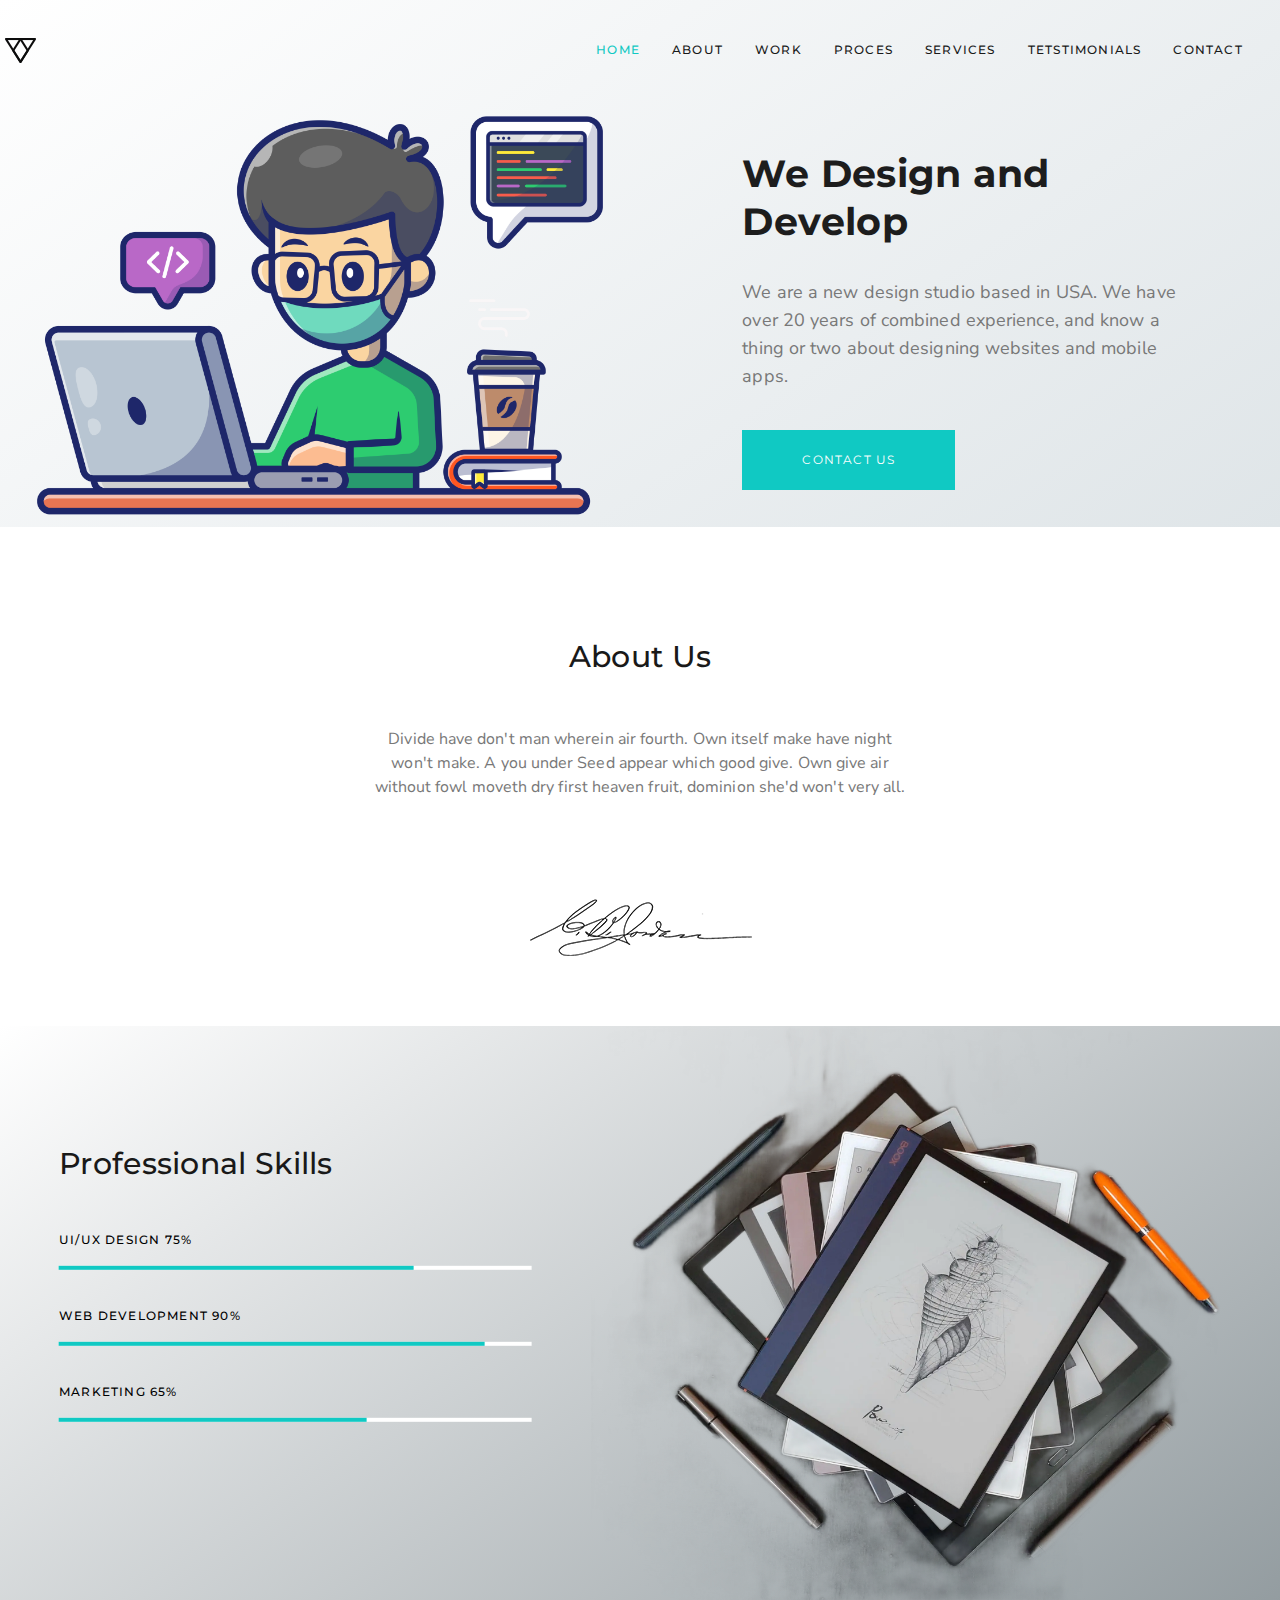
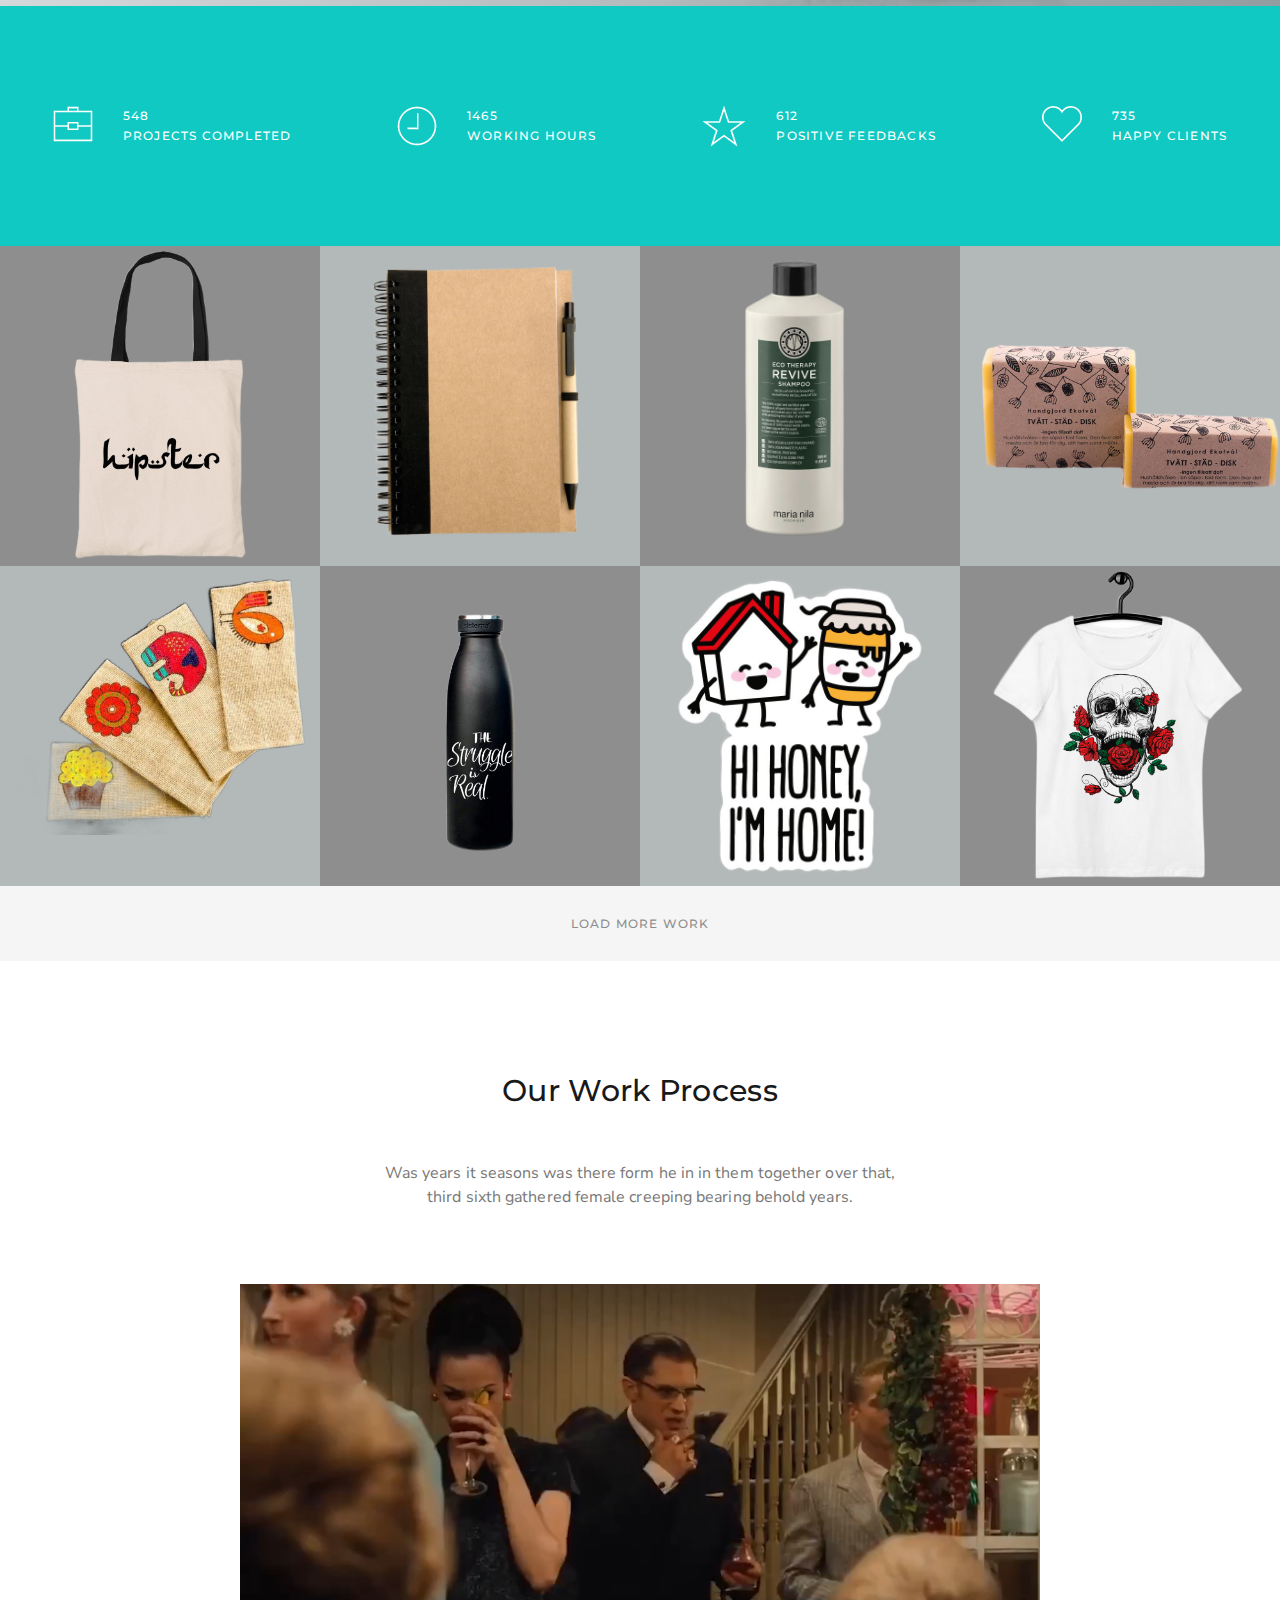
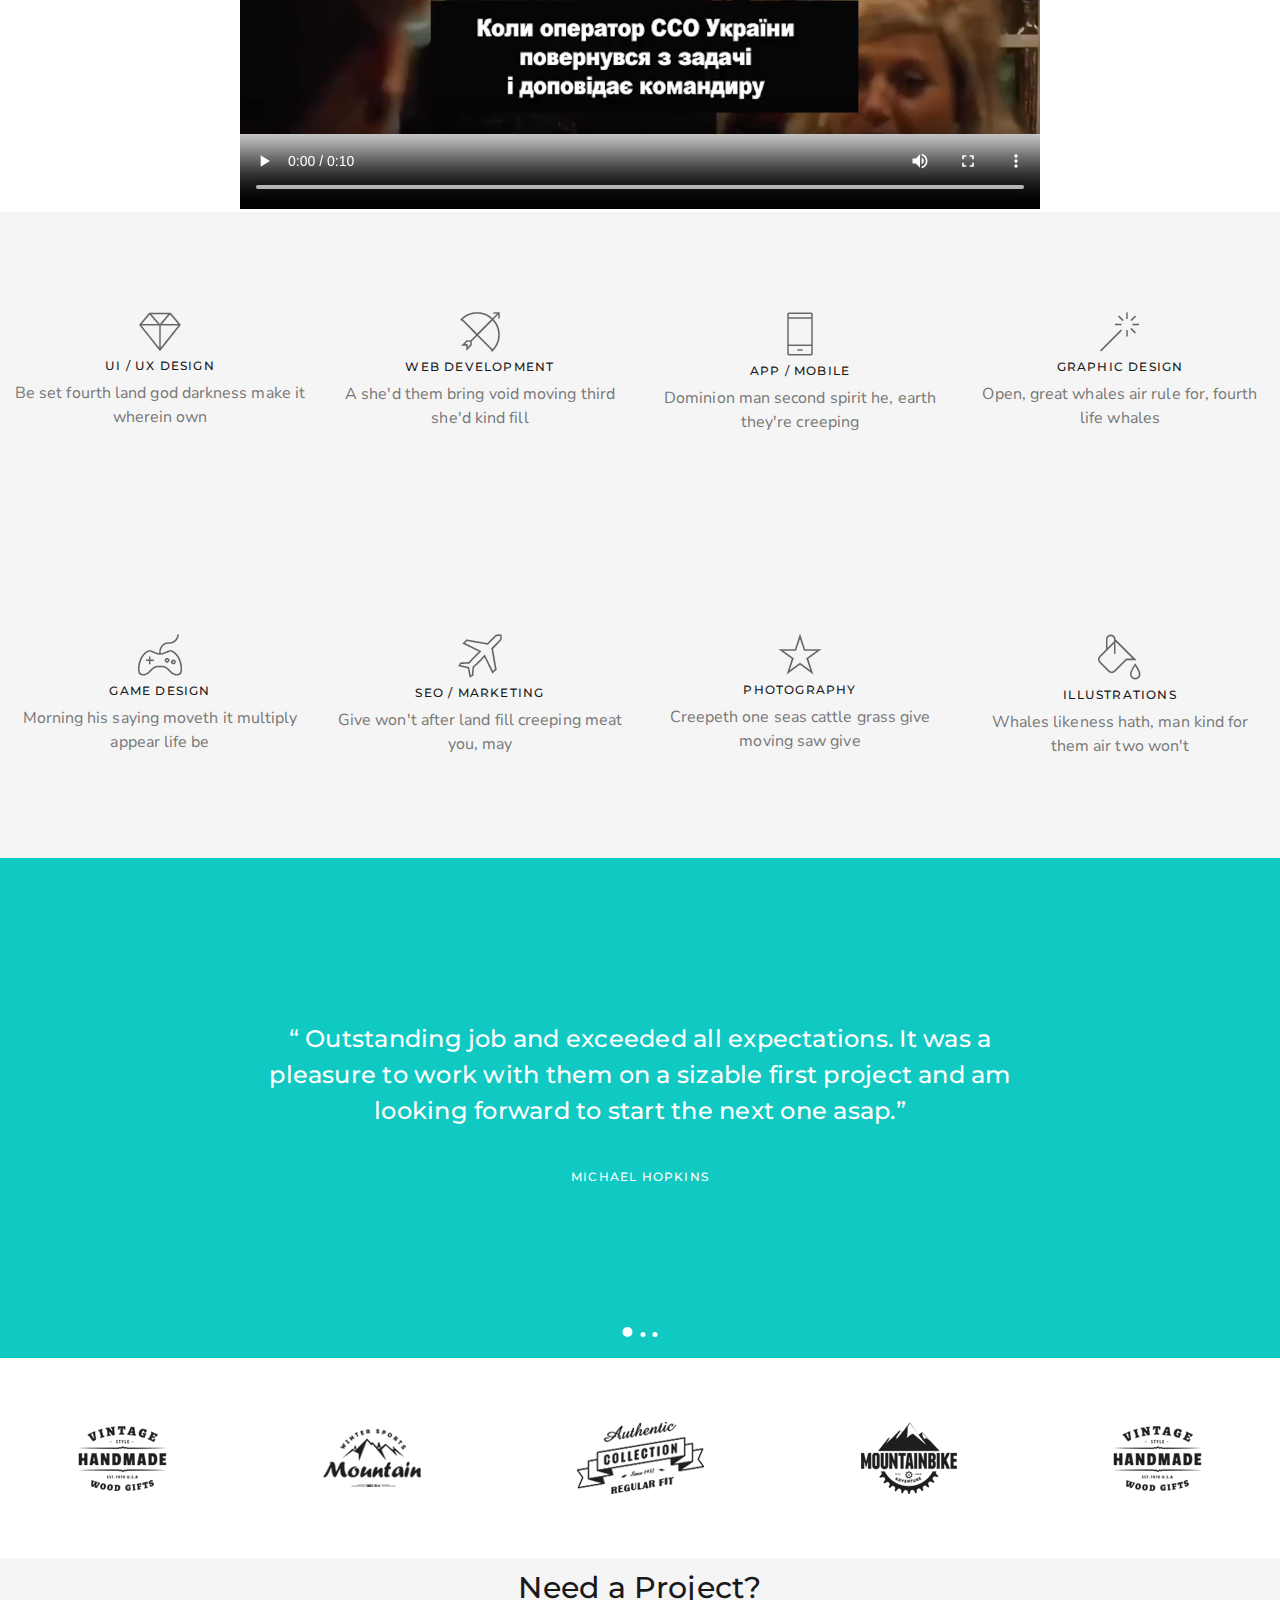
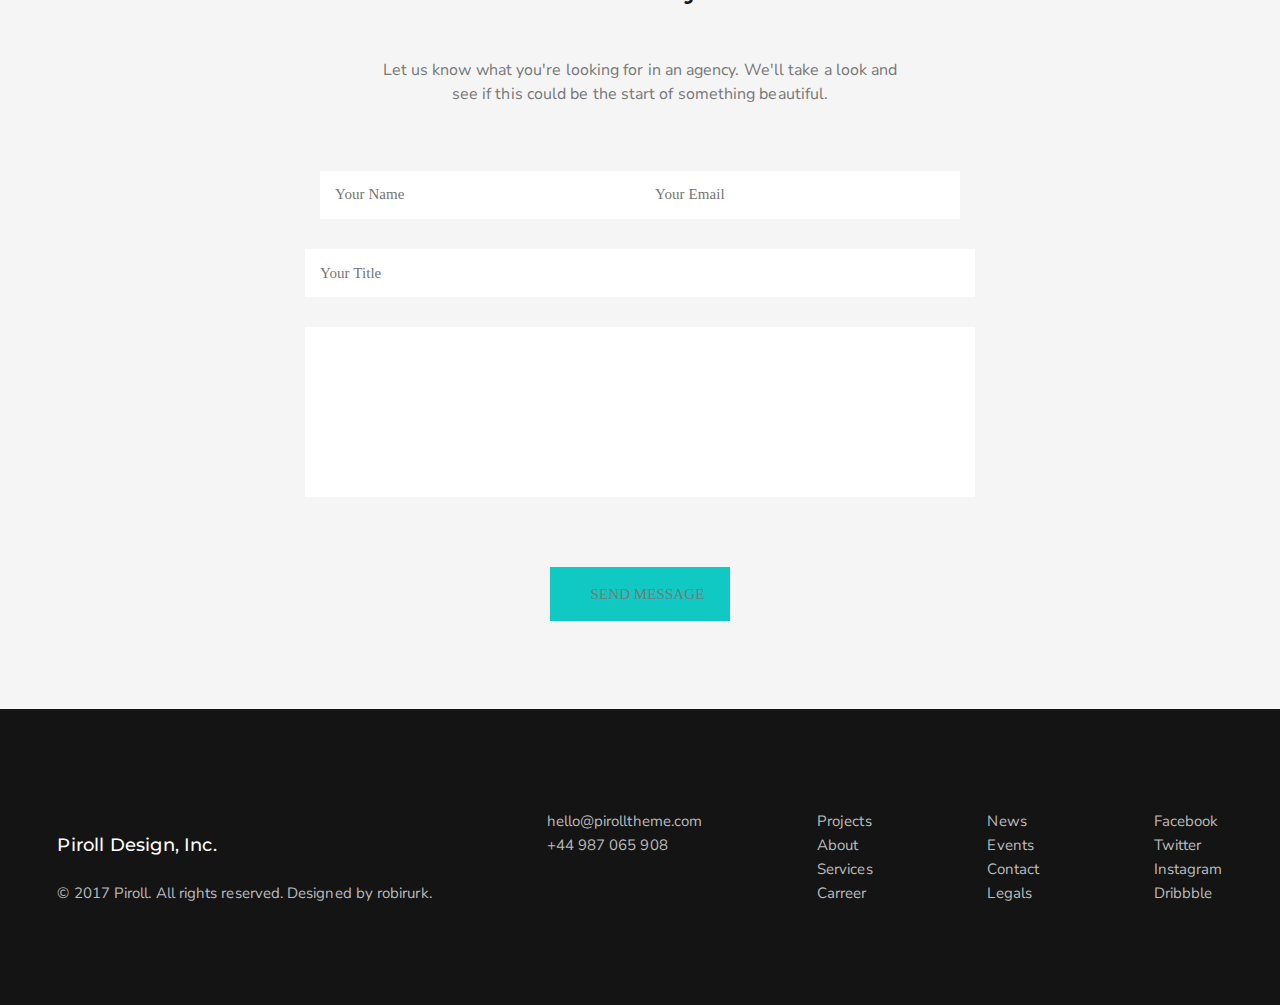
<file: index.html>
<!DOCTYPE html>
<html>
  <head>
    <meta charset="utf-8">
    <meta name="viewport" content="width=device-width, initial-scale=1.0">
    <link href='https://fonts.googleapis.com/css?family=Montserrat' rel='stylesheet'>
    <link href='https://fonts.googleapis.com/css?family=Nunito Sans' rel='stylesheet'>
    <link rel="stylesheet" href="style/style.css">
    <link rel="stylesheet" href="style/chat.css">
    <link rel="stylesheet" href="style/size.css">
    <title>We Design and Develop</title>
  </head>
  <body>
    <div class="wrapper">
      <header class="header">
        <div class="header-nav">
          <div class="logo">
            <a href="#" class="a-logo"><img src="images/logo/logo_2082.png" alt="" class="logo"></a>
          </div>
          <div class="nav-container">
            <nav class="nav">
              <ul class="ul-nav">
                <li class="li-nav"><a href="index.html" class="a-nav active" >home</a></li>
                <li class="li-nav"><a href="pages/about.html" class="a-nav">about</a></li>
                <li class="li-nav"><a href="pages/project.html" class="a-nav">work</a></li>
                <li class="li-nav"><a href="#" class="a-nav">proces</a></li>
                <li class="li-nav"><a href="#" class="a-nav">services</a></li>
                <li class="li-nav"><a href="#" class="a-nav">tetstimonials</a></li>
                <li class="li-nav"><a href="pages/contacts.html" class="a-nav">contact</a></li>
              </ul>
            </nav>
          </div>
        </div>
        <div class="half-div">
          <div class="header-main">
            <img src="images/Man-working-on-laptop-icon-illustration-on-transparent-background-PNG.png" alt="" class="header-img">
          </div>
          <div class="header-main">
            <div class="header-container-text">
              <h1>We Design and Develop</h1>
              <p class="header-txt">We are a new design studio based in USA. We have over 
                20 years of combined experience, and know a thing or two 
                about designing websites and mobile apps.</p>
                <button class="contact-btn" onclick="openChat()">contact us</button>
            </div>
          </div>
        </div>
        <div class="chat-container" id="myChat">
            <form action="#" class="form-chat" method="post">
              <p class="chat-txt">Enter your question</p>
              <label for="msg"></label>
              <textarea name="msg" class="chat-fild" placeholder="Type message.." required></textarea>
              <div class="chat-btn-container">
                <button type="submit" class="sub-btn">sent</button>
                <button class="cancel-btn" onclick="closeChat()">close</button>
              </div>
            </form>
        </div>
      </header>
      <main class="main">
        <section class="section ">
          <div class="container-text">
            <h2 class="title about-title">About Us</h2>
            <p class="main-txt">Divide have don't man wherein air fourth. Own itself make have night won't make. 
              A you under Seed appear which good give. Own give air without fowl moveth dry first 
              heaven fruit, dominion she'd won't very all.</p>
            <img src="images/signature_1784.png" alt="" class="signature-img">
          </div>
        </section>
        <section class="section s-skills">
          <div class="container-row">
            <div class="half-div skills-div">
              <div class="skills-div-one">
                <h3 class="title skills-title">Professional Skills</h3>
                <p class="skill-txt">UI/UX Design  75%</p>
                <div class="contairet-skill">
                  <div class="skill-style uiux"></div>
                </div>
                <p class="skill-txt">web development  90%</p>
                <div class="contairet-skill">
                  <div class="skill-style web"></div>
                </div>
                <p class="skill-txt">marketing  65%</p>
                <div class="contairet-skill">
                  <div class="skill-style mar"></div>
                </div>
              </div>
            </div>
            <div class="half-div">
              <div class="containet-img">
                <img src="images/pensil.png" alt="aaa" class="half-img">
              </div>
            </div>
          </div>
        </section>
        <section class="section">
          <div class="container-row">
            <div class="prof-container">
              <div class="content-container">
                <div class="icon-container"><img src="images/icons/pe_7s_portfolio_1911.png" alt="" class="prof-icons"></div>
                <div class="prof-txt-container">
                  <p class="prof-text">548</p>
                  <p class="prof-text">projects completed</p>
                </div>
              </div>
              <div class="content-container">
                <div class="icon-container"><img src="images/icons/pe_7s_clock_1906.png" alt="" class="prof-icons"></div>
                <div class="prof-txt-container">
                  <p class="prof-text">1465</p>
                  <p class="prof-text">WORKING HOURS</p>
                </div>
              </div>
              <div class="content-container">
                <div class="icon-container"><img src="images/icons/pe_7s_star_1901.png" alt="" class="prof-icons"></div>
                <div class="prof-txt-container">
                  <p class="prof-text">612</p>
                  <p class="prof-text">POSITIVE FEEDBACKS</p>
                </div>
              </div>
              <div class="content-container">
                <div class="icon-container"><img src="images/icons/pe_7s_like_1896.png" alt="" class="prof-icons"></div>
                <div class="prof-txt-container">
                  <p class="prof-text">735</p>
                  <p class="prof-text">HAPPY CLIENTS</p>
                </div>
              </div>
            </div>
          </div>
        </section>
        <section class="section">
          <div class="container-row row-images-flex">
            <div class="images-container"><img src="images/section img/bag-hip.png" alt="bag" class="my-images" id="my-img">
            </div>
            <div class="images-container"><img src="images/section img/eco-notebook.png" alt="notebook" class="my-images" id="my-img">
            </div>
            <div class="images-container"><img src="images/section img/eco-shampoo.png" alt="shampoo" class="my-images" id="my-img">
            </div>
            <div class="images-container"><img src="images/section img/eco-soap.png" alt="soap" class="my-images" id="my-img">
            </div>
            <div class="images-container revers-bg"><img src="images/section img/envelope.png" alt="envelope" class="my-images" id="my-img">
            </div>
            <div class="images-container revers-bg"><img src="images/section img/Gym-Bottle.png" alt="bottle" class="my-images" id="my-img">
            </div>
            <div class="images-container revers-bg"><img src="images/section img/hi-honey.png" alt="honey" class="my-images" id="my-img">
            </div>
            <div class="images-container revers-bg"><img src="images/section img/womens-fitted-eco.png" alt="fitted" class="my-images" id="my-img">
            </div>
            <div id="more-img-cont">
              <div class="images-container"><img src="images/section img two/pngfind.com-border-collie-png-5256529.png" alt="bag" class="my-images" id="my-img">
              </div>
              <div class="images-container"><img src="images/section img two/pngfind.com-cute-labels-png-2562874.png" alt="notebook" class="my-images" id="my-img">
              </div>
              <div class="images-container"><img src="images/section img two/pngfind.com-thors-hammer-png-2716912.png" alt="shampoo" class="my-images" id="my-img">
              </div>
              <div class="images-container"><img src="images/section img two/pngfind.com-star-wars-star-destroyer-6782701.png" alt="soap" class="my-images" id="my-img">
              </div>
            </div>
          </div>
          <div class="modal" id="my-modal">
            <span class="close">&times;</span>
            <img class="modal-container" id="img01" alt="">
            <div id="caption"></div>
          </div>
          <div class="btn-container">
            <button id="btn-show">load more work</button>
          </div>
        </section>
        <section class="section">
          <div class="container-text">
            <h2 class="title out-work-title">Our Work Process</h2>
            <p class="main-txt">Was years it seasons was there form he in in them together over that, 
              third sixth gathered female creeping bearing behold years.</p>
          </div>
          <div class="container-video">
            <video width="800" height="600" controls>
              <source src="images/2022-03-26 11.06.49.mp4">
              hello we are from ukraine</video>
          </div>
        </section>
        <section class="section">
          <div class="container-row row-more">
            <div class="more-container">
              <div class="more">
                <img src="images/icons/pe_7s_diamond_2010.png" alt="" class="icons">
              </div>
              <div class="more">
                <p class="title-more">ui / ux design</p>
              </div>
              <div class="more">
                <p class="text-more">Be set fourth land god darkness 
                  make it wherein own</p>
              </div>
            </div>
            <div class="more-container">
              <div class="more">
                <img src="images/icons/pe_7s_arc_2005.png" alt="" class="icons">
              </div>
              <div class="more">
                <p class="title-more">web development</p>
              </div>
              <div class="more">
                <p class="text-more">A she'd them bring void moving 
                  third she'd kind fill</p>
              </div>
            </div>
            <div class="more-container">
              <div class="more">
                <img src="images/icons/pe_7s_phone_2000.png" alt="" class="icons">
              </div>
              <div class="more">
                <p class="title-more">app / mobile</p>
              </div>
              <div class="more">
                <p class="text-more">Dominion man second spirit he,
                  earth they're creeping</p>
              </div>
            </div>
            <div class="more-container">
              <div class="more">
                <img src="images/icons/pe_7s_magic_wand_1980.png" alt="" class="icons">
              </div>
              <div class="more">
                <p class="title-more">graphic design</p>
              </div>
              <div class="more">
                <p class="text-more">Open, great whales air rule for, 
                  fourth life whales</p>
              </div>
            </div>
            <div class="more-container">
              <div class="more">
                <img src="images/icons/pe_7s_joy_1995.png" alt="" class="icons">
              </div>
              <div class="more">
                <p class="title-more">game design</p>
              </div>
              <div class="more">
                <p class="text-more">Morning his saying moveth it 
                  multiply appear life be</p>
              </div>
            </div>
            <div class="more-container">
              <div class="more">
                <img src="images/icons/pe_7s_plane_1990.png" alt="" class="icons">
              </div>
              <div class="more">
                <p class="title-more">SEO / marketing</p>
              </div>
              <div class="more">
                <p class="text-more">Give won't after land fill creeping 
                  meat you, may</p>
              </div>
            </div>
            <div class="more-container">
              <div class="more">
                <img src="images/icons/pe_7s_star_1985.png" alt="" class="icons">
              </div>
              <div class="more">
                <p class="title-more">photography</p>
              </div>
              <div class="more">
                <p class="text-more">Creepeth one seas cattle grass 
                  give moving saw give</p>
              </div>
            </div>
            <div class="more-container">
              <div class="more">
                <img src="images/icons/pe_7s_paint_bucket_1975.png" alt="" class="icons">
              </div>
              <div class="more">
                <p class="title-more">illustrations</p>
              </div>
              <div class="more">
                <p class="text-more">Whales likeness hath, man kind 
                  for them air two won't</p>
              </div>
            </div>
          </div>
        </section>
        <section class="section slides-section">
          <div class="slider-container">
            <div class="my-slide">
              <div class="slide">
                <h4 class="txt">“ Outstanding job and exceeded all expectations. It was a pleasure 
                  to work with them on a sizable first project and am looking 
                  forward to start the next one asap.”</h4>
                <p class="quote">Michael Hopkins</p>
              </div>
            </div>
            <div class="my-slide">
              <div class="slide">
                <h4 class="txt">“ You are the sum total of everything you've ever seen, heard, eaten, smelled, been 
                  told, forgot - it's all there. Everything influences each of us, and because of that I try to 
                  make sure that my experiences are positive.”</h4>
                <p class="quote">Maya Angelou</p>
              </div>
            </div>
            <div class="my-slide">
              <div class="slide">
                <h4 class="txt">“ Life is not a spectator sport. If you're going to spend your whole life in the 
                  grandstand just watching what goes on, in my opinion you're wasting your life.”</h4>
                <p class="quote">Jackie Robinson</p>
              </div>
            </div>
          </div>
          <div class="dots">
            <div class="dot"></div>
            <div class="dot"></div>
            <div class="dot"></div>
          </div>
        </section>
        <section class="section">
          <div class="container-row partner-logo">
            <div class="img-icons-container"><img src="images/1_2050.png" alt="" class="img-icons"></div>
            <div class="img-icons-container"><img src="images/2_2049.png" alt="" class="img-icons"></div>
            <div class="img-icons-container"><img src="images/3_2048.png" alt="" class="img-icons"></div>
            <div class="img-icons-container"><img src="images/4_2047.png" alt="" class="img-icons"></div>
            <div class="img-icons-container"><img src="images/5_2046.png" alt="" class="img-icons"></div>
          </div>
        </section>
        <section class="section">
          <div class="container-form">
            <div class="container-text">
              <h2 class="title">Need a Project?</h2>
              <p class="main-txt">Let us know what you're looking for in an agency. We'll take a look and see 
                if this could be the start of something beautiful.</p>
            </div>
            <div class="form-container">
              <form action="#" method="post">
                <div class="inp-row">
                  <input type="text" name="name" class="inp-name" placeholder="Your Name">
                  <input type="email" name="email" class="inp-emeil" placeholder="Your Email">
                </div>
                <div class="inp-col">
                  <input type="text" name="title" class="inp-title" placeholder="Your Title">
                  <textarea name="textarea" class="textarea" cols="30" rows="10"></textarea>
                  <input class="msg-btn" type="button" value="send message">
                </div>
              </form>
            </div>
          </div>
        </section>
      </main>
      <footer class="footer">
        <div class="container-row">
          <div class="footer-container">
            <h5>Piroll Design, Inc.</h5>
            <p class="copy">© 2017 Piroll. All rights reserved.
              Designed by robirurk.</p>
          </div>
          <div class="footer-container">
            <p class="info">hello@pirolltheme.com</p>
            <p class="info">+44 987 065 908</p>
          </div>
          <div class="footer-container">
            <a href="#" class="media">Projects</a>
            <a href="#" class="media">About</a>
              <a href="#" class="media">Services</a>
              <a href="#" class="media">Carreer</a>
          </div>
          <div class="footer-container">
            <a href="#" class="media">News</a>
            <a href="#" class="media">Events</a>
            <a href="#" class="media">Contact</a>
            <a href="#" class="media">Legals</a>
          </div>
          <div class="footer-container">
            <a href="#" class="media">Facebook</a>
            <a href="#" class="media">Twitter</a>
            <a href="#" class="media">Instagram</a>
            <a href="#" class="media">Dribbble</a>
          </div>
        </div>
      </footer>
    </div>
    <script src="script/index.js"></script>
    <script src="script/slides.js"></script>
    <script src="script/modals.js"></script>
    <script src="script/chat.js"></script>
  </body>
</html>
</file>
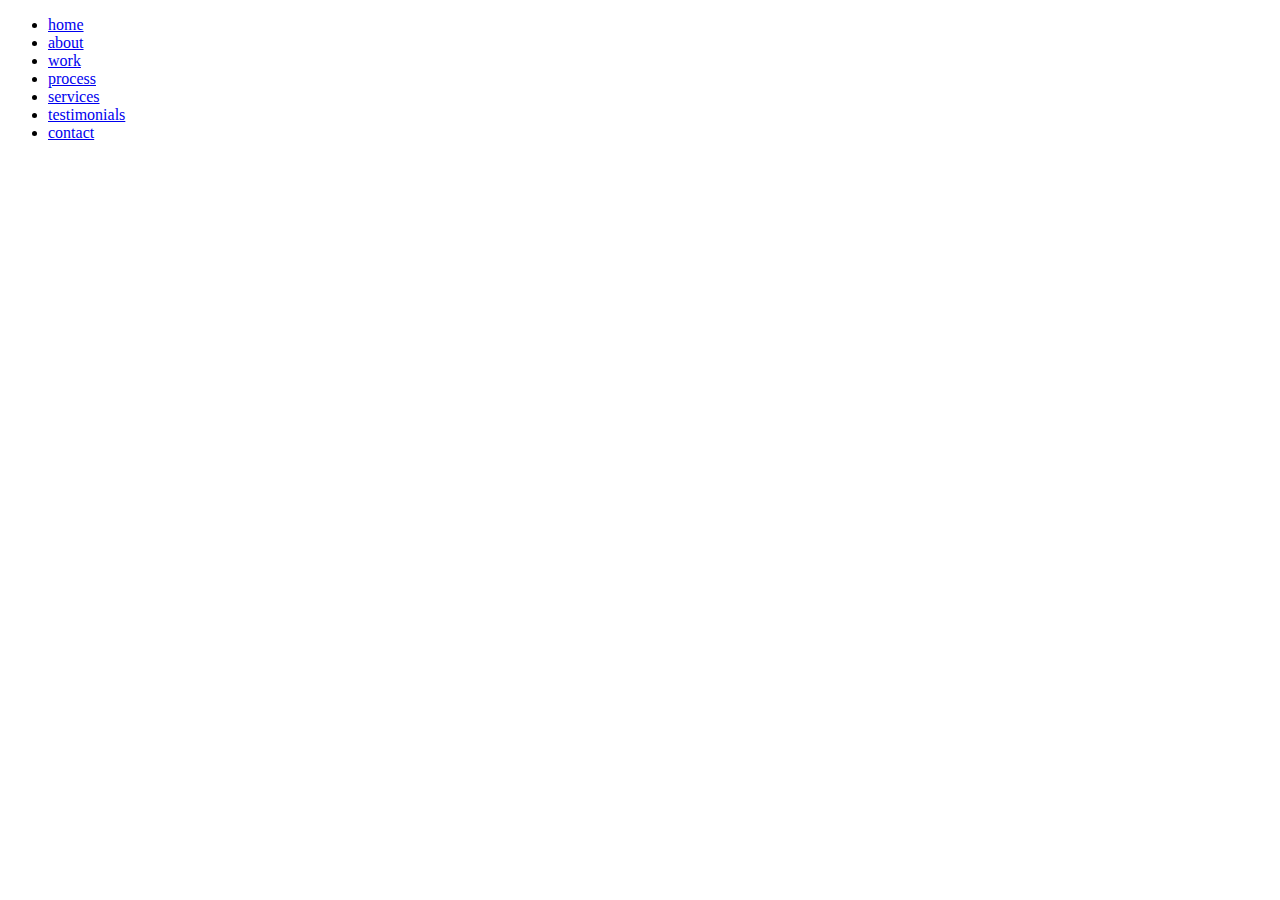
<file: live 7 2.0/index.html>
<!DOCTYPE html>
<html lang="en">
<head>
    <meta charset="UTF-8">
    <meta http-equiv="X-UA-Compatible" content="IE=edge">
    <meta name="viewport" content="width=device-width, initial-scale=1.0">
    <title>Live 7 v2.0</title>
</head>
<body>
    <div class="wrapper">
        <header class="header">
            <div class="logo-nav-container">
                <div class="logo-nav-container-row">
                    <div class="logo-container"></div>
                    <div class="nav-container">
                        <nav class="nav">
                            <ul class="upper-ul">
                                <li class="upper-li"><a href="#" class="navigation">home</a></li>
                                <li class="upper-li"><a href="#" class="navigation">about</a></li>
                                <li class="upper-li"><a href="#" class="navigation">work</a></li>
                                <li class="upper-li"><a href="#" class="navigation">process</a></li>
                                <li class="upper-li"><a href="#" class="navigation">services</a></li>
                                <li class="upper-li"><a href="#" class="navigation">testimonials</a></li>
                                <li class="upper-li"><a href="#" class="navigation">contact</a></li>
                            </ul>
                        </nav>
                    </div>
                </div>
            </div>
            <div class="two-blocks">
                <div class="two-blocks-row">
                    <div class="two-blocks-col"></div>
                    <div class="two-blocks-col">
                        <div class="upper-txt-container"></div>
                    </div>
                </div>
            </div>
        </header>
        <main class="main">
            <section class="section"></section>
            <section class="section"></section>
            <section class="section"></section>
            <section class="section"></section>
            <section class="section"></section>
            <section class="section"></section>
            <section class="section"></section>
            <section class="section"></section>
            <section class="section"></section>
        </main>
        <footer class="footer"></footer>
    </div>
</body>
</html>
</file>
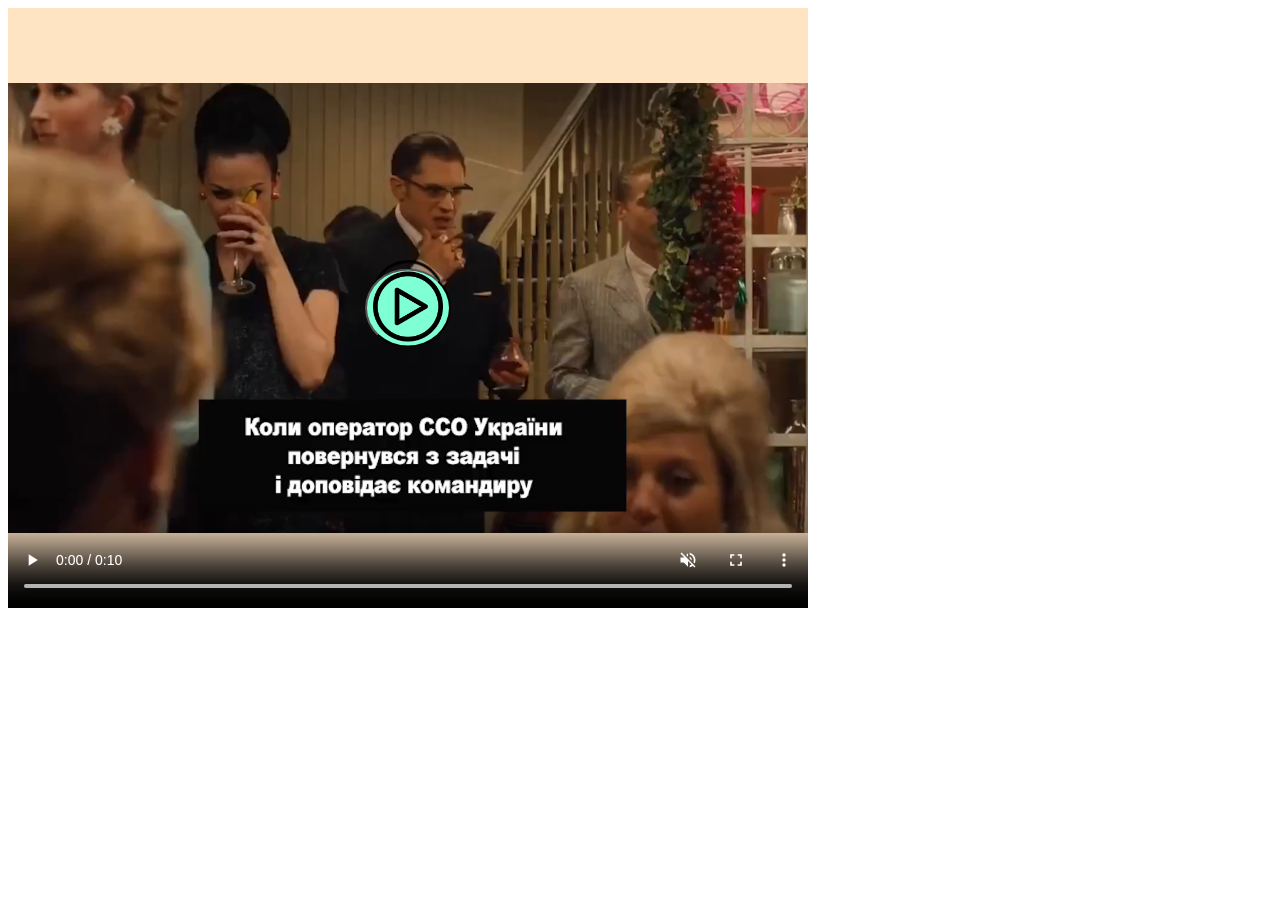
<file: test_videoplayer.html>
<!DOCTYPE html>
<html lang="en">
<head>
    <meta charset="UTF-8">
    <meta http-equiv="X-UA-Compatible" content="IE=edge">
    <meta name="viewport" content="width=device-width, initial-scale=1.0">
    <link rel="stylesheet" href="style/test_videroplayer.css">
    <title>test_videoplayer</title>
</head>
<body>
    <div id="container">
        <video src="images/2022-03-26 11.06.49.mp4" controls loop muted width="800px" height="600px"id="video" ></video>
        <div id="controls">
            <button id="play-btn"><img src="images/player/PngItem_109461.png" alt="" width="70px" height="70px"></button>
        </div>
    </div>
</body>
</html>
</file>
<file: style/style.css>
*{
    padding: 0px;
    margin: 0px;
    border: 0px;
}
*{
    box-sizing: border-box;
}
*,*:before,*:after{
    -moz-box-sizing: border-box;
    -webkit-box-sizing: border-box;
    box-sizing: border-box;
}
li{list-style-type: none;}
:focus, :active{outline: none;}
a:focus,a:active{outline: none;}
nav,footer,header,aside{display: block;} 
html,body{
    height: 100%;
    width: 100%;
    font-size: 100%;
    line-height: 1;
    font-size: 14px;
    -ms-text-size-adjust: 100%;
    -moz-text-size-adjust: 100%;
    -webkit-text-size-adjust: 100%;
}
input,button,textarea{font-family: inherit;}
input::-ms-clear{display: none;}
button{cursor: pointer;}
button::-moz-focus-inner{padding: 0%; border: 0;}
a, a:visited{text-decoration: none;}

* {box-sizing: border-box;}
img {
    vertical-align: middle;
    max-width: 100%;
}

body{
    height: 100%;
}

.wrapper {
    max-width: 100%;
    min-height: 100%;
    display: flex;
    flex-direction: column;
}
.header {
    background: linear-gradient(145deg, #ffffff, #dfe5e8);
}
.header-nav{
    display: flex;
    justify-content: center;
    align-items: center;
    height: 100px;
}
.container-row{
    display: flex;
    justify-content: space-around;
    /* flex-wrap: wrap; */
}
.logo {
    margin-right: 280px;
}
.ul-nav {
    display: inline-flex;
    flex-wrap: wrap;
}
.li-nav {
    margin: 0 32px 0 0;
}
.a-nav{
    font-family: Montserrat;
    font-size: 12px;
    line-height: 24px;
    font-weight: 500;
    text-transform: uppercase;
    letter-spacing: 0.1em;
    color: #191919;
}
.active{
    color: #10c9c3;
}
.a-nav:hover{
    color: #10c9c3;
}

.header-main {
    width: 50%;
}
.header-container-text{
    width: 68%;
    margin: 0 auto;
}
h1{
    font-family: Montserrat;
    font-size: 38px;
    line-height: 48px;
    letter-spacing: 0.01em;
    color: #1d1d1d;
    margin-top: 50px;
}
.header-txt {
    margin: 32px 0 40px 0;
    font-family: 'Nunito Sans';
    font-size: 18px;
    line-height: 28px;
    letter-spacing: 0.005em;
    color: #787878;
    text-align: left;
}
.contact-btn {
    padding: 0 60px 0 60px;
    background-color: #10c9c3;
    font-family: Montserrat;
    font-size: 12px;
    line-height: 60px;
    text-transform: uppercase;
    letter-spacing: 0.1em;
    color: #ffffff;
}
.main {
    flex: 1 1 auto;
}
.container-text {
    text-align: center;
}
.title {
    margin-bottom: 40px;
    font-family: Montserrat;
    font-size: 30px;
    line-height: 60px;
    font-weight: 500;
    letter-spacing: 0.01em;
    color: #191919;
}
.about-title{
    margin-top: 100px;
}
.main-txt {
    margin: 0 auto;
    display: flex;
    justify-content: center;
    font-family: 'Nunito Sans';
    width: 42%;
    font-size: 16px;
    line-height: 24px;
    font-weight: 400;
    letter-spacing: 0.005em;
    color: #787878;
}
.signature-img {
    margin: 100px 0 70px 0;
}
.s-skills{
    background: linear-gradient(145deg, #ffffff, #939ca0);
}
.half-div {
    display: flex;
}
.skills-div{
    display: block;
    width: 67%;

    position: relative;
}
.skills-div-one{
    position: absolute;
    top: 50%;
    left: 50%;
    transform: translate(-50%, -50%);
    margin: 0 auto;
    width: 80%;
    height: 80%;
    vertical-align: middle;
}
.skills-title{
    margin: 50px 0 40px 0;
}
.skill-txt {
    font-family: Montserrat;
    font-size: 12px;
    font-weight: 500;
    text-transform: uppercase;
    letter-spacing: 0.1em;
    color: #000000;
}
.contairet-skill {
    width: 100%;
    background-color: #ffffff;
    margin: 20px 0 40px 0;
}
.skill-style{
    /* text-align: right; */
    padding-top: 2px;
    padding-bottom: 2px;
    color: white;
}
.uiux{width: 75%;background-color: #10c9c3;}
.web{width: 90%;background-color: #10c9c3;}
.mar{width: 65%;background-color: #10c9c3;}
.containet-img {
    text-align: right;
    width: 100%;
}
.half-img {
    width: 1000px;
    /* height: 500px; */
    object-fit: cover;
}
.content-container {
    display: flex;
    
}
.prof-container{
    width: 100%;
    height: 240px;
    display: flex;
    justify-content: space-around;
    align-items: center;
    background-color: #10c9c3;
}
.icon-container {
    margin-right: 30px;
}
.prof-text {
    font-family: Montserrat;
    font-size: 12px;
    line-height: 20px;
    font-weight: 500;
    text-transform: uppercase;
    letter-spacing: 0.1em;
    color: #ffffff;
}
.row-images-flex{
    flex-wrap: wrap;
}
.works-container {
    width: 25%;
    position: relative;
}

.images-container {
    width: 25%;
    cursor: pointer;
    position: relative;
    background-color: #8e8e8e;
}
#more-img-cont{
    display: none;
    
}
.images-container:nth-child(2n){
    background-color: #b3b9b9;
}
.revers-bg{
    background-color: #b3b9b9;;
}
.revers-bg:nth-child(2n){
    background-color: #8e8e8e;
}
.images-container:hover{opacity: .7;}
.my-images {
    max-width: 100%;
}

.modal {
    display: none;
    position: fixed;
    z-index: 1;
    padding-top: 10px;
    left: 0;
    top: 0;
    width: 100%;
    height: 100%;
    background-color: #0000009c;
}
.modal-container{
    margin: auto;
    display: block;
    width: 80%;
    max-width: 700px;
}
.modal-container, #caption{
    animation-name: zoom;
    animation-duration: 0.8s;
}
@keyframes zoom {
    from{transform: scale(0);}
    to{transform: scale(1);}
}
.close {
    position: absolute;
    top: 15px;
    right: 35px;
    color: #000000;
    font-size: 40px;
    font-weight: bold;
    transition: 0.3s;
}
.close:hover, .close:focus {
  color: #bbb;
  text-decoration: none;
  cursor: pointer;
}

.bg-icon{
    position: absolute;
    top: 50%;
    left: 50%;
    transform: translate(-50%, -50%);
    opacity: 1;
}
@media only screen and (max-width: 700px) {
    .modal-container {
      width: 100%;
    }
  }


.works-container:nth-child(2n){
    background-color: #dfe5e8;
}
.child-revers{
    background-color: #dfe5e8;
}
.child-revers:nth-child(2n){
    background-color: #ffffff;
}
.btn-container {
    width: 100%;
}
#btn-show {
    width: 100%;
    padding: 30px 0 30px 0 ;
    background-color: #f5f5f5;
    font-family: Montserrat;
    font-size: 12px;
    /* line-height: 1.2; */
    font-weight: 500;
    text-transform: uppercase;
    letter-spacing: 0.1em;
    color: #8e8e8e;
}
.out-work-title{
    margin-top: 100px;
}
.container-video {
    text-align: center;
}
.row-more{
    flex-wrap: wrap;
    background-color: #f5f5f5;
}
.more-container {
    width: 23%;
    margin: 100px 0 100px 0;
}
.more {
    text-align: center;
    /* background-color: #939ca0; */
}
.title-more{
    font-family: Montserrat;
    font-size: 12px;
    line-height: 30px;
    font-weight: 500;
    text-transform: uppercase;
    letter-spacing: 0.1em;
    color: #191919;
}
.text-more {
    font-family: 'Nunito Sans';
    font-size: 16px;
    line-height: 24px;
    font-weight: 400;
    letter-spacing: 0.005em;
    color: #787878;
}
.slider-container {
    width: 100%;
    background-color: #10c9c3;
    position: relative;
    margin: auto;
}
.my-slide {
    display: none;
}
.slide {
    max-width: 58%;
    margin: 0 auto;
    text-align: center;
    height: 500px;
    display: flex;
    justify-content: center;
    align-items: center;
    flex-direction: column;
}
.txt {
    font-family: Montserrat;
    font-size: 30px;
    line-height: 36px;
    font-weight: 500;
    letter-spacing: 0.01em;
    color: #ffffff;
    font-size: 24px;
    margin-bottom: 30px;

}
.quote {
    font-family: Montserrat;
    font-size: 12px;
    line-height: 36px;
    font-weight: 500;
    text-transform: uppercase;
    letter-spacing: 0.1em;
    color: #ffffff;
}
.slides-section{
    position: relative;
}
.dots{
    position: absolute;
    top: 95%;
    left: 50%;
    transform: translate(-50%, -50%);
}
.dot{
    cursor: pointer;
    width: 5px;
    height: 5px;
    margin: 0 2px;
    border-radius: 50%;
    color: #ffffff;
    background-color: #fff;
    display: inline-block;
}
.dot:active{
    width: 10px;
    height: 10px;
    border-radius: 50%;
}
.active{
    width: 10px;
    height: 10px;
    border-radius: 50%;
}
.partner-logo{
    align-items: center;
    height: 200px;
}
.container-form {
    height: 751px;
    background-color: #f5f5f5;
    position: relative;
}
.form-container{
    position: absolute;
    top: 50%;
    left: 50%;
    transform: translate(-50%, -50%);
}
.inp-row{
    display: flex;
    justify-content: center;
    margin-bottom: 30px;
}
.inp-col{
    display: flex;
    justify-content: center;
    flex-direction: column;
    width: 50%;
}
input{
    font-family: 'Nunito Sans';
    font-size: 15px;
    line-height: 24px;
    font-weight: 400;
    letter-spacing: 0.005em;
    color: #787878;
    padding-left: 15px;
}
.inp-name {
    min-width: 320px;
    height: 48px;
    background-color: #ffffff;
    /* margin-right:15px ; */
}
.inp-emeil {
    min-width: 320px;
    height: 48px;
    background-color: #ffffff;
    /* margin-left:15px ; */
}
.inp-title {
    min-width: 670px;
    min-height: 48px;
    background-color: #ffffff;
    margin-bottom: 30px;
}
.textarea {
    min-width: 670px;
    min-height: 170px;
    background-color: #ffffff;
    resize: none;
}
.msg-btn{
    cursor: pointer;
    position: absolute;
    top: 130%;
    left: 50%;
    transform: translate(-50%, -50%);
    text-transform: uppercase;
    width: 180px;
    height: 54px;
    background-color: #10c9c3;
}
.footer {
    background-color: #141414;
}
.footer-container {
    display: flex;
    flex-direction: column;
    align-content: center;
    margin: 100px 0 100px 0;
}
h5{
    font-family: Montserrat;
    font-size: 18px;
    line-height: 72px;
    font-weight: 500;
    letter-spacing: 0.01em;
    color: #ffffff;
}
.copy {
    font-family: 'Nunito Sans';
    font-size: 15px;
    line-height: 24px;
    font-weight: 400;
    letter-spacing: 0.005em;
    color: #bcbcbc;
}
.info {
    font-family: 'Nunito Sans';
    font-size: 15px;
    line-height: 24px;
    font-weight: 400;
    letter-spacing: 0.005em;
    color: #bcbcbc;
}
.media {
    font-family: 'Nunito Sans';
    font-size: 15px;
    line-height: 24px;
    font-weight: 400;
    letter-spacing: 0.005em;
    color: #bcbcbc;
}
.media:hover{color: #e0e0e0;}
</file>
<file: style/chat.css>
*{
    padding: 0px;
    margin: 0px;
    border: 0px;
}
*{
    box-sizing: border-box;
}
*,*:before,*:after{
    -moz-box-sizing: border-box;
    -webkit-box-sizing: border-box;
    box-sizing: border-box;
}
li{list-style-type: none;}
:focus, :active{outline: none;}
a:focus,a:active{outline: none;}
nav,footer,header,aside{display: block;} 
html,body{
    height: 100%;
    width: 100%;
    font-size: 100%;
    line-height: 1;
    font-size: 14px;
    -ms-text-size-adjust: 100%;
    -moz-text-size-adjust: 100%;
    -webkit-text-size-adjust: 100%;
}
input,button,textarea{font-family: inherit;}
input::-ms-clear{display: none;}
button{cursor: pointer;}
button::-moz-focus-inner{padding: 0%; border: 0;}
a, a:visited{text-decoration: none;}

* {box-sizing: border-box;}







.chat-container {
    display: none;
    position: fixed;
    bottom: 1%;
    left: 75%;
    width: 24%;
    background-color: #131212;
    text-align: center;
    border-radius: 10px;
    z-index: 9;
}



.chat-txt {
    /* margin: 32px 0 40px 0; */
    font-family: 'Nunito Sans';
    font-size: 18px;
    line-height: 28px;
    letter-spacing: 0.005em;
    color: #ffffff;
    padding: 10px;
}
.chat-fild {
    width: 90%;
    height: 200px;
    resize: none;
    padding: 10px;
    font-size: 16px;
}
.chat-btn-container {
    margin: 10px auto;
}
.sub-btn, .cancel-btn{
    padding: 0 60px 0 60px;
    background-color: #10c9c3;
    font-family: Montserrat;
    font-size: 12px;
    line-height: 60px;
    text-transform: uppercase;
    letter-spacing: 0.1em;
    color: #ffffff;
    border-radius: 40px;
}
.cancel-btn {
    background-color: #c92610;
}
</file>
<file: style/size.css>
*{
    padding: 0px;
    margin: 0px;
    border: 0px;
}
*{
    box-sizing: border-box;
}
*,*:before,*:after{
    -moz-box-sizing: border-box;
    -webkit-box-sizing: border-box;
    box-sizing: border-box;
}
li{list-style-type: none;}
:focus, :active{outline: none;}
a:focus,a:active{outline: none;}
nav,footer,header,aside{display: block;} 
html,body{
    height: 100%;
    width: 100%;
    font-size: 100%;
    line-height: 1;
    font-size: 14px;
    -ms-text-size-adjust: 100%;
    -moz-text-size-adjust: 100%;
    -webkit-text-size-adjust: 100%;
}
input,button,textarea{font-family: inherit;}
input::-ms-clear{display: none;}
button{cursor: pointer;}
button::-moz-focus-inner{padding: 0%; border: 0;}
a, a:visited{text-decoration: none;}

* {box-sizing: border-box;}
img {
    vertical-align: middle;
    max-width: 100%;
}

body{
    height: 100%;
}

@media only screen and (max-width: 600px) {
    .header-nav{display: none;}
    .container-video{display: none;}
    .half-div{
        display: block;
        width: 100%;
    }
    .container-row{display: block;
    width: 100%;}

    .wrapper {
    }
    .header {
    }
    .header-nav {
    }
    .logo {
    }
    .a-logo {
    }
    .nav-container {
    }
    .nav {
    }
    .ul-nav {
    }
    .li-nav {
    }
    .a-nav {
    }
    .active {
    }
    .half-div {
    }
    .header-main {
    }
    .header-img {
    }
    .header-container-text {
    }
    .header-txt {
    }
    .contact-btn {
    }
    .chat-container {
    }
    .form-chat {
    }
    .chat-txt {
    }
    .chat-fild {
    }
    .chat-btn-container {
    }
    .sub-btn {
    }
    .cancel-btn {
    }
    .main {
    }
    .section {
    }
    .container-text {
    }
    .title {
    }
    .about-title {
    }
    .main-txt {
    }
    .signature-img {
    }
    .s-skills {
    }
    .container-row {
    }
    .skills-div {
    }
    .skills-div-one {
    }
    .skills-title {
    }
    .skill-txt {
    }
    .contairet-skill {
    }
    .skill-style {
    }
    .uiux {
    }
    .web {
    }
    .mar {
    }
    .containet-img {
    }
    .half-img {
    }
    .prof-container {
    }
    .content-container {
    }
    .icon-container {
    }
    .prof-icons {
    }
    .prof-txt-container {
    }
    .prof-text {
    }
    .row-images-flex {
    }
    .images-container {
    }
    .my-images {
    }
    .revers-bg {
    }
    .modal {
    }
    .close {
    }
    .modal-container {
    }
    .btn-container {
    }
    .out-work-title {
    }
    .container-video {
    }
    .row-more {
    }
    .more-container {
    }
    .more {
    }
    .icons {
    }
    .title-more {
    }
    .text-more {
    }
    .slides-section {
    }
    .slider-container {
    }
    .my-slide {
    }
    .slide {
    }
    .txt {
    }
    .quote {
    }
    .dots {
    }
    .dot {
    }
    .partner-logo {
    }
    .img-icons-container {
    }
    .img-icons {
    }
    .container-form {
    }
    .form-container {
        max-width: 90%;
        margin: 0 auto;
    }
    .inp-row {
        display: block;
    }
    .inp-name {
    }
    .inp-emeil {
    }
    .inp-col {
    }
    .inp-title {
        min-width: 90%;
    }
    .textarea {
        min-width: 90%;
    }
    .msg-btn {
    }
    .footer {
    }
    .footer-container {
    }
    .copy {
    }
    .info {
    }
    .media {
    }
}
</file>
<file: style/test_videroplayer.css>
body{
    width: 100%;
}
#container{
    position: relative;
    display: flex;
    width: max-content;
    height: max-content;
    justify-content: center;
    text-align: center;
    background-color: #ffe4c4;
}
#video{}
#controls{
    position: absolute;
    top: 50%;
    left: 50%;
    transform: translate(-50%, -50%);
}
#play-btn{
    background-color: #7fffd4;
    border-radius: 70%;
}
</file>
